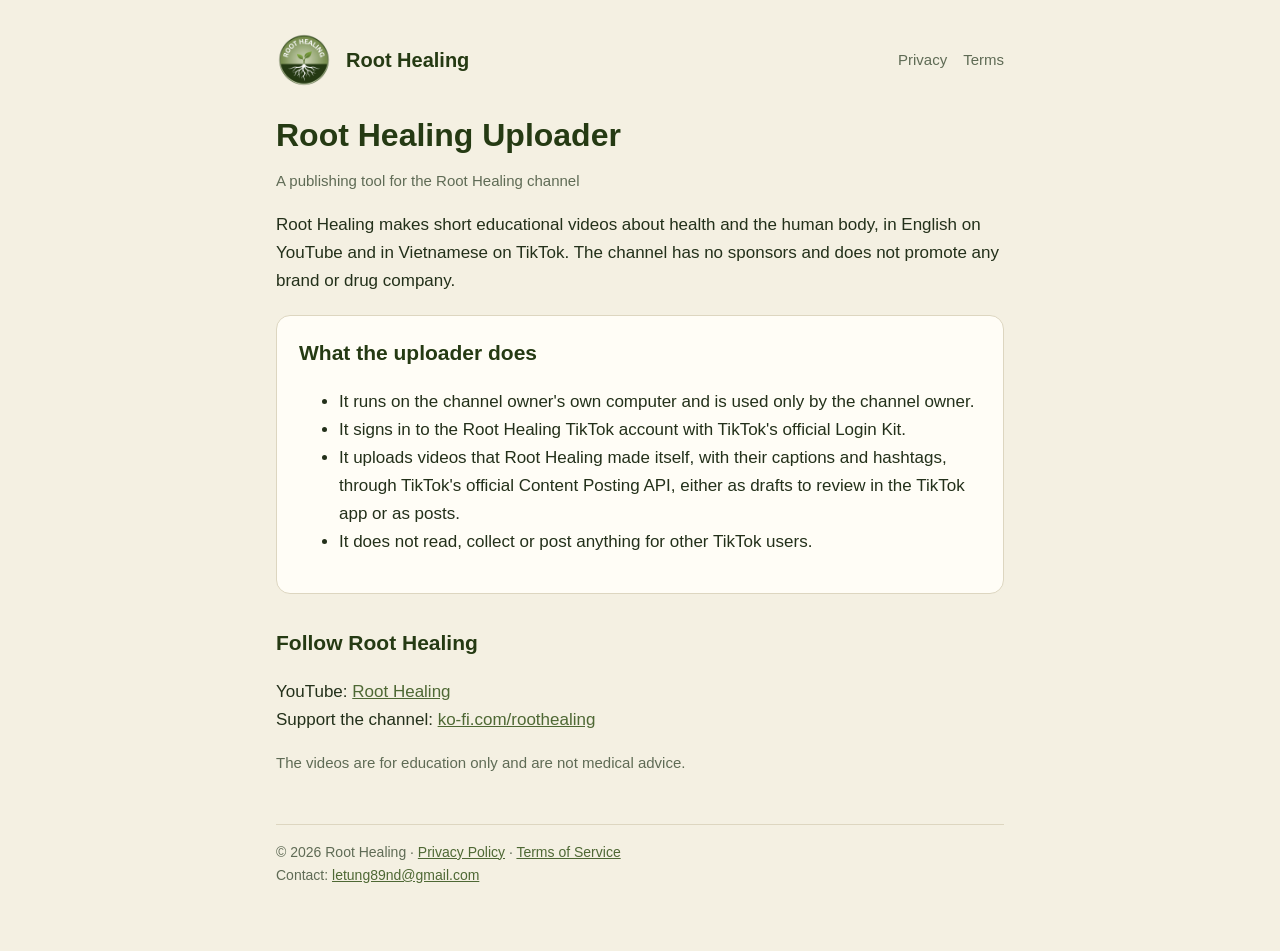
<file: index.html>
<!doctype html>
<html lang="en">
<head>
<meta charset="utf-8">
<meta name="viewport" content="width=device-width, initial-scale=1">
<title>Root Healing Uploader</title>
<meta name="description" content="A small tool that uploads Root Healing's own educational health videos to the Root Healing TikTok account.">
<link rel="icon" href="favicon.png">
<link rel="apple-touch-icon" href="apple-touch-icon.png">
<link rel="stylesheet" href="style.css">
</head>
<body>
<main>
  <header>
    <img src="icon-512.png" alt="Root Healing logo">
    <a href="./">Root Healing</a>
    <nav><a href="privacy.html">Privacy</a><a href="terms.html">Terms</a></nav>
  </header>

  <h1>Root Healing Uploader</h1>
  <p class="muted">A publishing tool for the Root Healing channel</p>

  <p>Root Healing makes short educational videos about health and the human body,
  in English on YouTube and in Vietnamese on TikTok. The channel has no sponsors and
  does not promote any brand or drug company.</p>

  <div class="card">
    <h2 style="margin-top:0">What the uploader does</h2>
    <ul>
      <li>It runs on the channel owner's own computer and is used only by the channel owner.</li>
      <li>It signs in to the Root Healing TikTok account with TikTok's official Login Kit.</li>
      <li>It uploads videos that Root Healing made itself, with their captions and hashtags,
        through TikTok's official Content Posting API, either as drafts to review in the
        TikTok app or as posts.</li>
      <li>It does not read, collect or post anything for other TikTok users.</li>
    </ul>
  </div>

  <h2>Follow Root Healing</h2>
  <p>YouTube: <a href="https://www.youtube.com/channel/UCUfECkaqXmaX-8xp5ySd-Sw">Root Healing</a><br>
  Support the channel: <a href="https://ko-fi.com/roothealing">ko-fi.com/roothealing</a></p>

  <p class="muted">The videos are for education only and are not medical advice.</p>

  <footer>
    © 2026 Root Healing · <a href="privacy.html">Privacy Policy</a> · <a href="terms.html">Terms of Service</a><br>
    Contact: <a href="mailto:letung89nd@gmail.com">letung89nd@gmail.com</a>
  </footer>
</main>
</body>
</html>
</file>
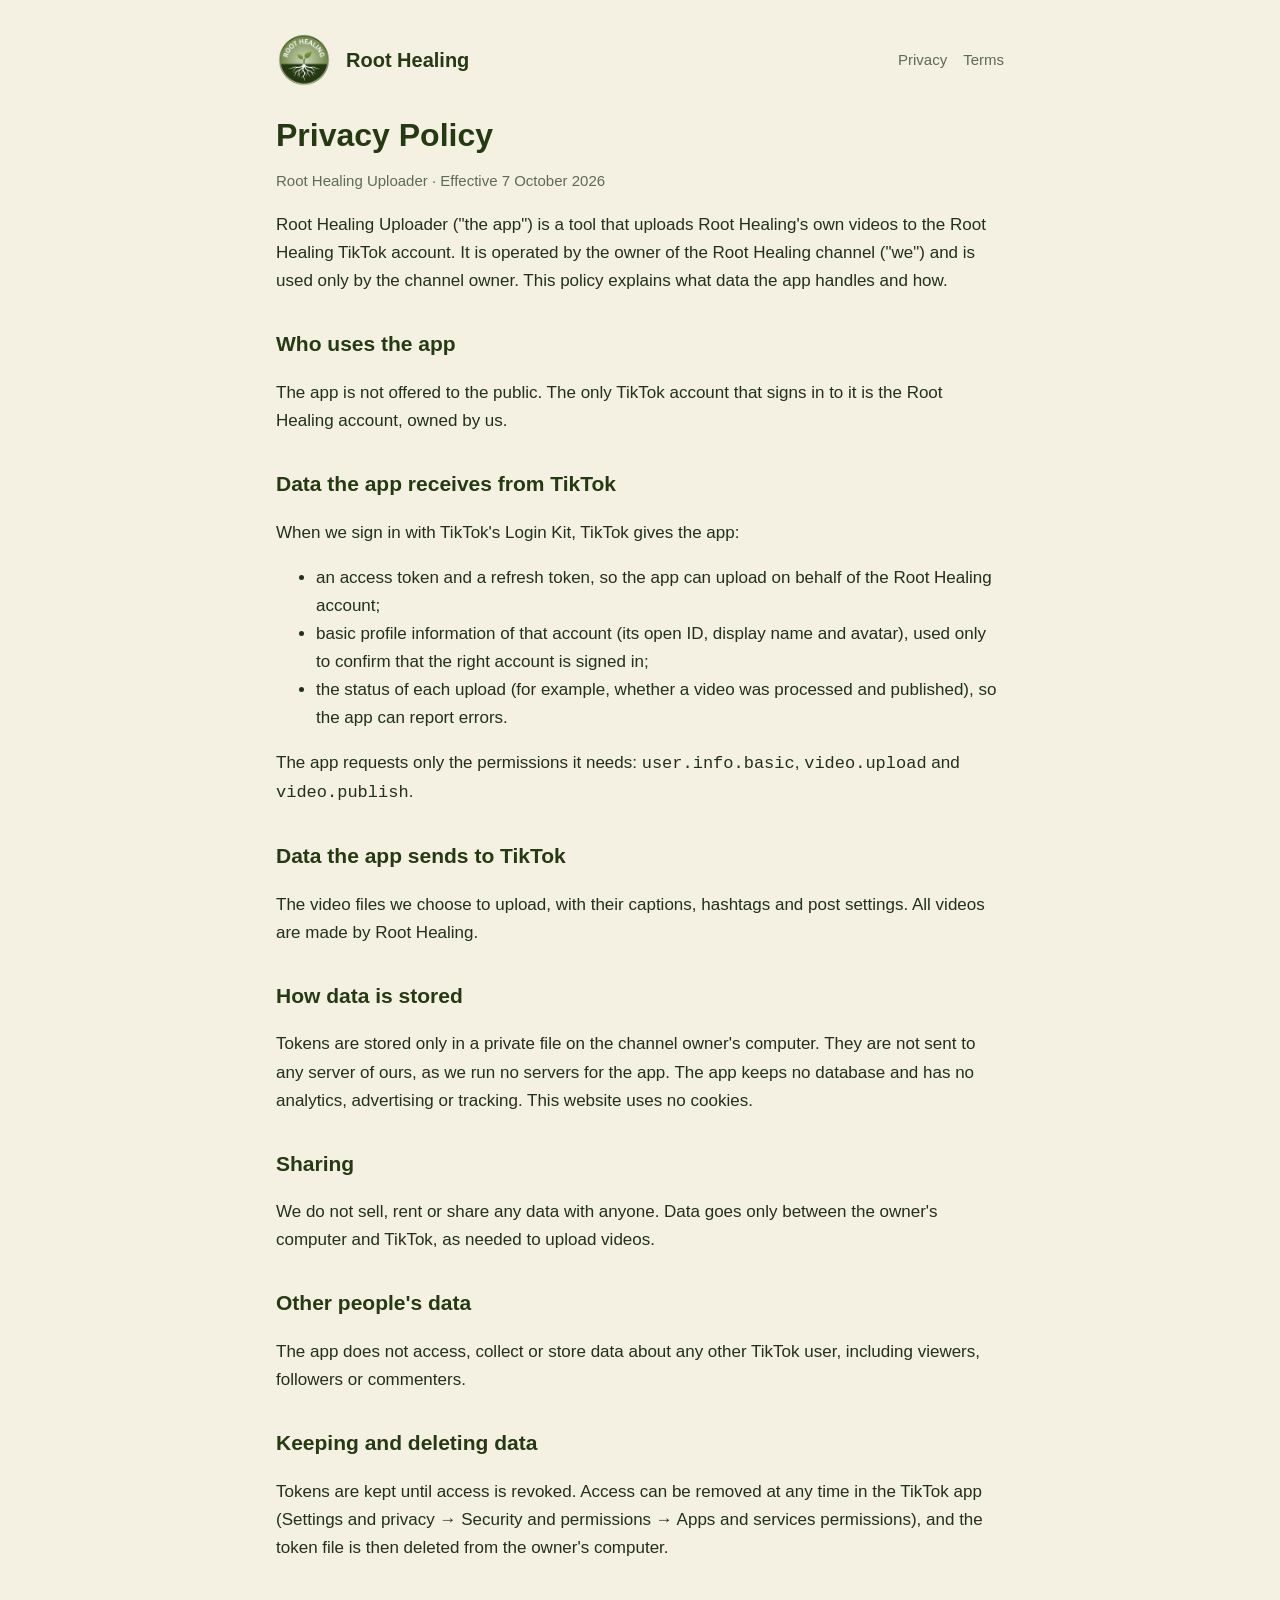
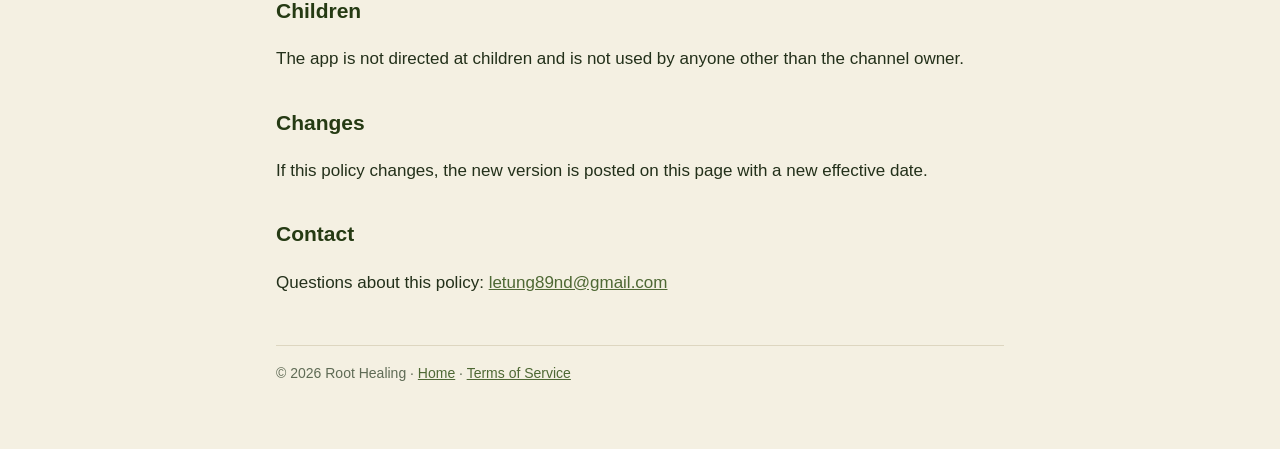
<file: privacy.html>
<!doctype html>
<html lang="en">
<head>
<meta charset="utf-8">
<meta name="viewport" content="width=device-width, initial-scale=1">
<title>Privacy Policy</title>
<meta name="description" content="Privacy Policy of Root Healing Uploader.">
<link rel="icon" href="favicon.png">
<link rel="stylesheet" href="style.css">
</head>
<body>
<main>
  <header>
    <img src="icon-512.png" alt="Root Healing logo">
    <a href="./">Root Healing</a>
    <nav><a href="privacy.html">Privacy</a><a href="terms.html">Terms</a></nav>
  </header>

  <h1>Privacy Policy</h1>
  <p class="muted">Root Healing Uploader · Effective 7 October 2026</p>

  <p>Root Healing Uploader ("the app") is a tool that uploads Root Healing's own videos to
  the Root Healing TikTok account. It is operated by the owner of the Root Healing channel
  ("we") and is used only by the channel owner. This policy explains what data the app
  handles and how.</p>

  <h2>Who uses the app</h2>
  <p>The app is not offered to the public. The only TikTok account that signs in to it is
  the Root Healing account, owned by us.</p>

  <h2>Data the app receives from TikTok</h2>
  <p>When we sign in with TikTok's Login Kit, TikTok gives the app:</p>
  <ul>
    <li>an access token and a refresh token, so the app can upload on behalf of the
      Root Healing account;</li>
    <li>basic profile information of that account (its open ID, display name and avatar),
      used only to confirm that the right account is signed in;</li>
    <li>the status of each upload (for example, whether a video was processed and
      published), so the app can report errors.</li>
  </ul>
  <p>The app requests only the permissions it needs: <code>user.info.basic</code>,
  <code>video.upload</code> and <code>video.publish</code>.</p>

  <h2>Data the app sends to TikTok</h2>
  <p>The video files we choose to upload, with their captions, hashtags and post settings.
  All videos are made by Root Healing.</p>

  <h2>How data is stored</h2>
  <p>Tokens are stored only in a private file on the channel owner's computer. They are not
  sent to any server of ours, as we run no servers for the app. The app keeps no database
  and has no analytics, advertising or tracking. This website uses no cookies.</p>

  <h2>Sharing</h2>
  <p>We do not sell, rent or share any data with anyone. Data goes only between the
  owner's computer and TikTok, as needed to upload videos.</p>

  <h2>Other people's data</h2>
  <p>The app does not access, collect or store data about any other TikTok user, including
  viewers, followers or commenters.</p>

  <h2>Keeping and deleting data</h2>
  <p>Tokens are kept until access is revoked. Access can be removed at any time in the
  TikTok app (Settings and privacy → Security and permissions → Apps and services
  permissions), and the token file is then deleted from the owner's computer.</p>

  <h2>Children</h2>
  <p>The app is not directed at children and is not used by anyone other than the channel
  owner.</p>

  <h2>Changes</h2>
  <p>If this policy changes, the new version is posted on this page with a new effective
  date.</p>

  <h2>Contact</h2>
  <p>Questions about this policy: <a href="mailto:letung89nd@gmail.com">letung89nd@gmail.com</a></p>

  <footer>
    © 2026 Root Healing · <a href="./">Home</a> · <a href="terms.html">Terms of Service</a>
  </footer>
</main>
</body>
</html>
</file>
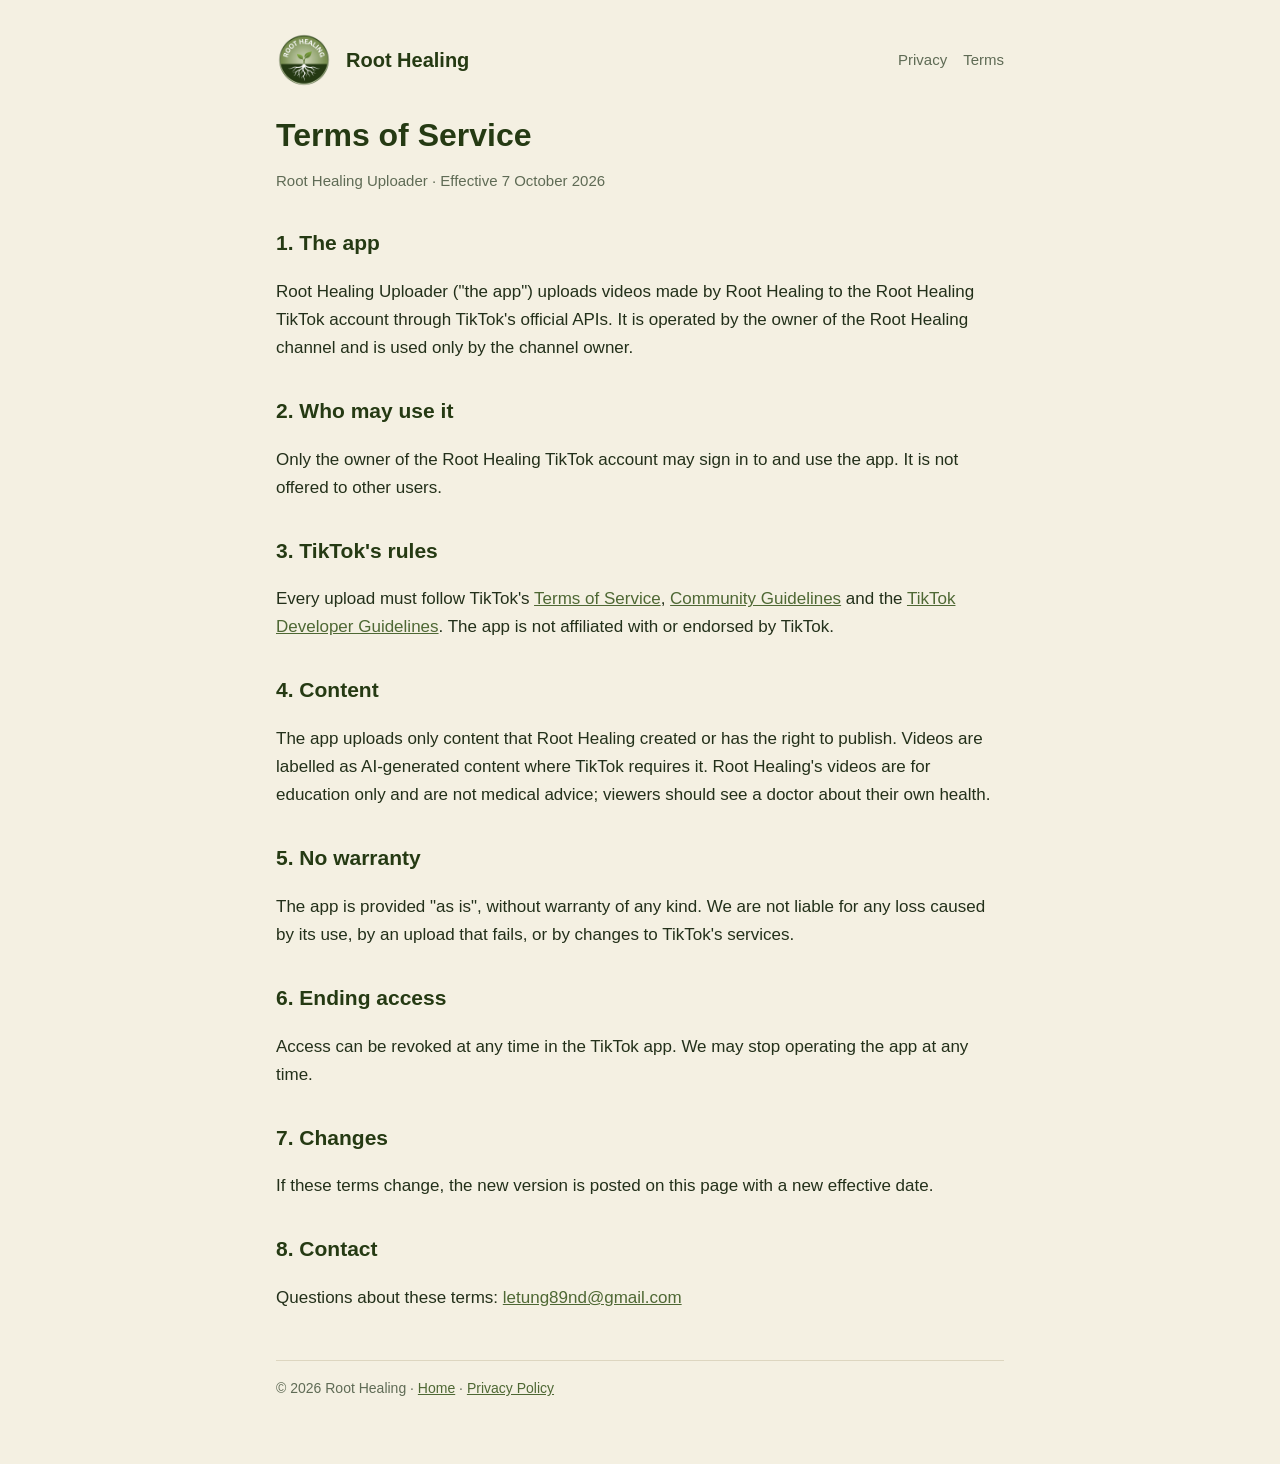
<file: terms.html>
<!doctype html>
<html lang="en">
<head>
<meta charset="utf-8">
<meta name="viewport" content="width=device-width, initial-scale=1">
<title>Terms of Service</title>
<meta name="description" content="Terms of Service of Root Healing Uploader.">
<link rel="icon" href="favicon.png">
<link rel="stylesheet" href="style.css">
</head>
<body>
<main>
  <header>
    <img src="icon-512.png" alt="Root Healing logo">
    <a href="./">Root Healing</a>
    <nav><a href="privacy.html">Privacy</a><a href="terms.html">Terms</a></nav>
  </header>

  <h1>Terms of Service</h1>
  <p class="muted">Root Healing Uploader · Effective 7 October 2026</p>

  <h2>1. The app</h2>
  <p>Root Healing Uploader ("the app") uploads videos made by Root Healing to the Root
  Healing TikTok account through TikTok's official APIs. It is operated by the owner of the
  Root Healing channel and is used only by the channel owner.</p>

  <h2>2. Who may use it</h2>
  <p>Only the owner of the Root Healing TikTok account may sign in to and use the app. It is
  not offered to other users.</p>

  <h2>3. TikTok's rules</h2>
  <p>Every upload must follow TikTok's
  <a href="https://www.tiktok.com/legal/terms-of-service">Terms of Service</a>,
  <a href="https://www.tiktok.com/community-guidelines">Community Guidelines</a> and the
  <a href="https://developers.tiktok.com/doc/our-guidelines-developer-guidelines">TikTok
  Developer Guidelines</a>. The app is not affiliated with or endorsed by TikTok.</p>

  <h2>4. Content</h2>
  <p>The app uploads only content that Root Healing created or has the right to publish.
  Videos are labelled as AI-generated content where TikTok requires it. Root Healing's videos
  are for education only and are not medical advice; viewers should see a doctor about their
  own health.</p>

  <h2>5. No warranty</h2>
  <p>The app is provided "as is", without warranty of any kind. We are not liable for any
  loss caused by its use, by an upload that fails, or by changes to TikTok's services.</p>

  <h2>6. Ending access</h2>
  <p>Access can be revoked at any time in the TikTok app. We may stop operating the app at
  any time.</p>

  <h2>7. Changes</h2>
  <p>If these terms change, the new version is posted on this page with a new effective
  date.</p>

  <h2>8. Contact</h2>
  <p>Questions about these terms: <a href="mailto:letung89nd@gmail.com">letung89nd@gmail.com</a></p>

  <footer>
    © 2026 Root Healing · <a href="./">Home</a> · <a href="privacy.html">Privacy Policy</a>
  </footer>
</main>
</body>
</html>
</file>
<file: style.css>
:root {
  --bg: #f4f0e2;
  --card: #fffdf6;
  --ink: #23301a;
  --muted: #5f6b55;
  --green: #253a13;
  --accent: #4e6834;
  --line: #ddd6c0;
}
@media (prefers-color-scheme: dark) {
  :root {
    --bg: #161b12;
    --card: #1f2619;
    --ink: #ecead9;
    --muted: #b0b8a3;
    --green: #b0c092;
    --accent: #c5d4a6;
    --line: #34402a;
  }
}
* { box-sizing: border-box; }
body {
  margin: 0;
  background: var(--bg);
  color: var(--ink);
  font: 17px/1.65 -apple-system, BlinkMacSystemFont, "Segoe UI", Roboto, "Helvetica Neue", Arial, sans-serif;
}
main { max-width: 760px; margin: 0 auto; padding: 32px 16px 64px; }
header { display: flex; align-items: center; gap: 14px; margin-bottom: 28px; }
header img { width: 56px; height: 56px; border-radius: 50%; }
header a { color: var(--green); font-weight: 700; font-size: 20px; text-decoration: none; }
nav { margin-left: auto; display: flex; gap: 16px; font-size: 15px; }
nav a { font-weight: 500; font-size: 15px; color: var(--muted); }
h1 { color: var(--green); font-size: 32px; line-height: 1.2; margin: 0 0 6px; }
h2 { color: var(--green); font-size: 21px; margin: 32px 0 8px; }
p, li { color: var(--ink); }
.muted { color: var(--muted); font-size: 15px; }
.card {
  background: var(--card);
  border: 1px solid var(--line);
  border-radius: 14px;
  padding: 20px 22px;
  margin: 20px 0;
}
a { color: var(--accent); }
footer { margin-top: 48px; padding-top: 16px; border-top: 1px solid var(--line); font-size: 14px; color: var(--muted); }
@media (max-width: 520px) {
  header { flex-wrap: wrap; }
  nav { margin-left: 0; width: 100%; }
  h1 { font-size: 27px; }
}
</file>
